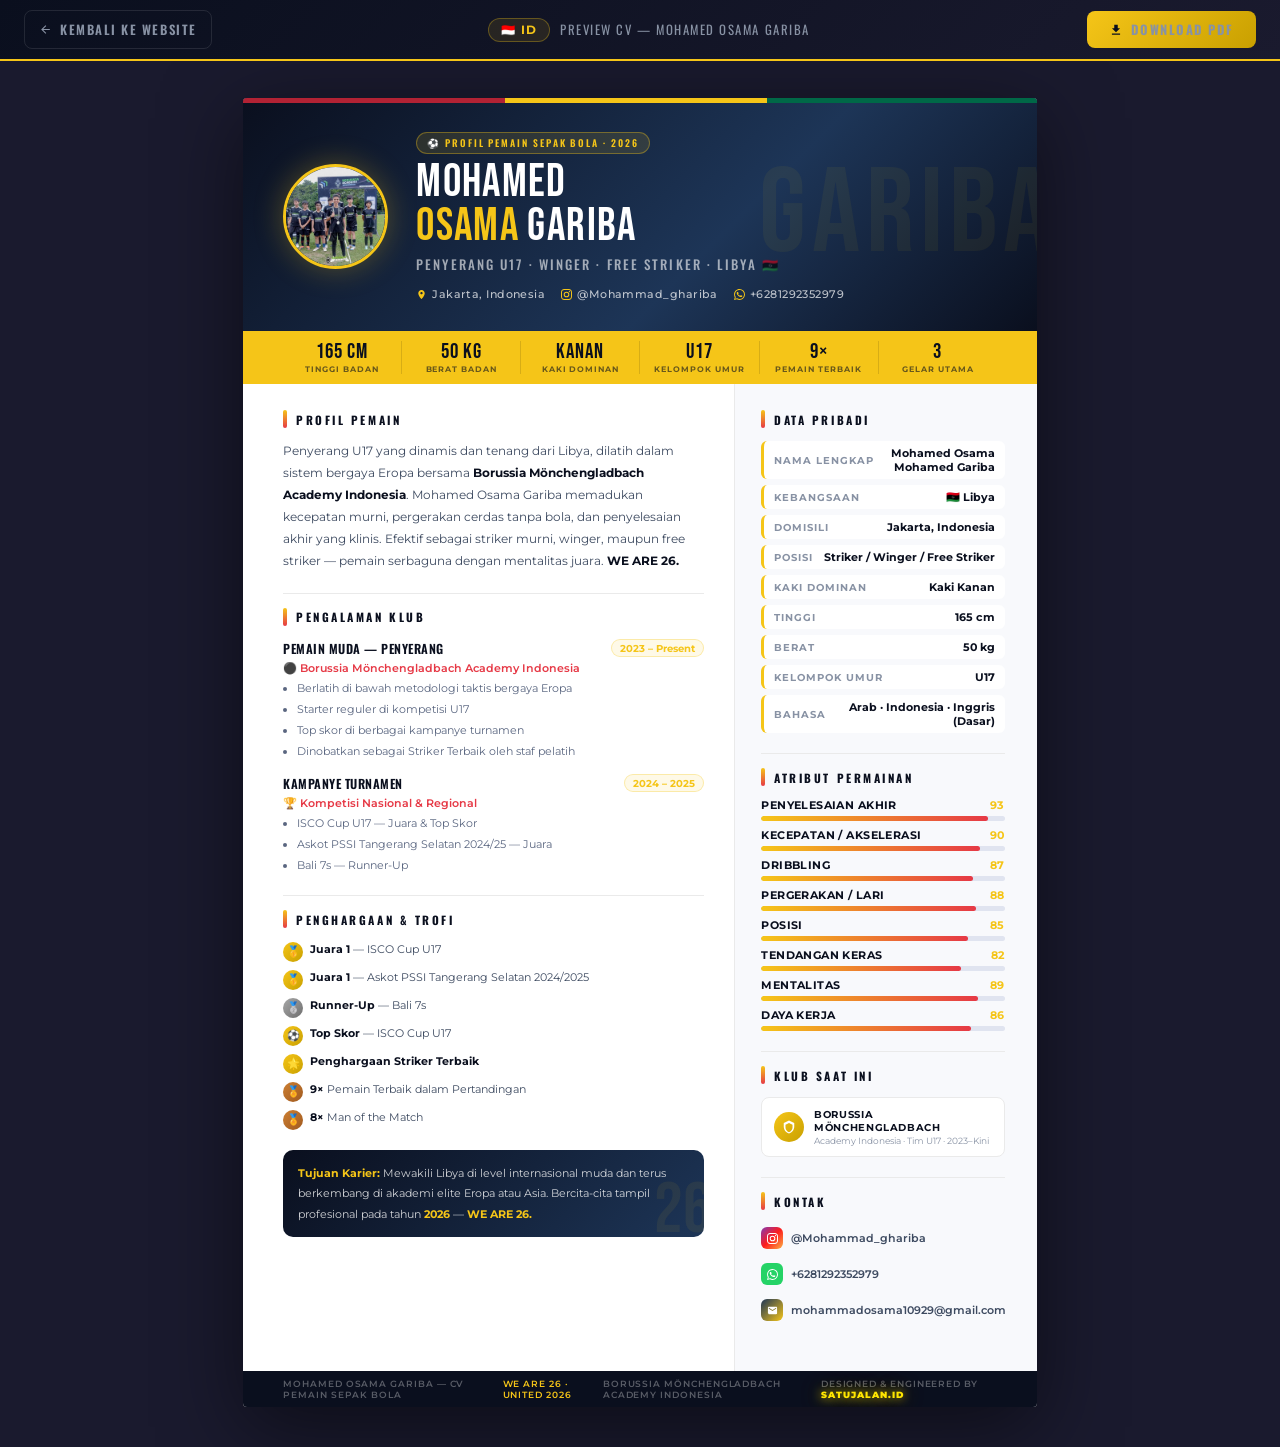
<file: cv.html>
<!DOCTYPE html>
<html lang="en" id="cvHtml">
<head>
  <meta charset="UTF-8">
  <meta name="viewport" content="width=device-width, initial-scale=1.0">
  <title>Mohamed Osama Gariba — Football CV</title>
  <link rel="preconnect" href="https://fonts.googleapis.com">
  <link rel="preconnect" href="https://fonts.gstatic.com" crossorigin>
  <link href="https://fonts.googleapis.com/css2?family=Montserrat:wght@300;400;500;600;700;800;900&family=Oswald:wght@400;500;600;700&family=Bebas+Neue&family=Cairo:wght@400;600;700;800&display=swap" rel="stylesheet">
  <style>
    *, *::before, *::after { box-sizing: border-box; margin: 0; padding: 0; }

    html {
      background: #1a1a2e;
      min-height: 100vh;
      display: flex;
      justify-content: center;
      align-items: flex-start;
      padding: 40px 20px;
      font-family: 'Montserrat', sans-serif;
    }

    /* Arabic font override */
    [dir="rtl"] { font-family: 'Cairo', sans-serif; }
    [dir="rtl"] .header-name,
    [dir="rtl"] .sec-heading h2,
    [dir="rtl"] .exp-role,
    [dir="rtl"] .s-value,
    [dir="rtl"] .stat-item .s-label,
    [dir="rtl"] .cv-footer span { font-family: 'Cairo', sans-serif; }

    /* ── Print bar ── */
    .print-bar {
      position: fixed;
      top: 0; left: 0; right: 0;
      z-index: 999;
      background: linear-gradient(135deg, #0a0f1e, #1a1a2e);
      border-bottom: 2px solid #F5C518;
      padding: 10px 24px;
      display: flex;
      align-items: center;
      justify-content: space-between;
      gap: 12px;
    }
    .print-bar span {
      font-family: 'Oswald', sans-serif;
      font-size: 0.8rem;
      letter-spacing: 0.12em;
      color: #8892A4;
      text-transform: uppercase;
    }
    .btn-save {
      display: inline-flex;
      align-items: center;
      gap: 8px;
      background: linear-gradient(135deg, #F5C518, #C9A000);
      color: #0a0f1e;
      font-family: 'Oswald', sans-serif;
      font-size: 0.82rem;
      font-weight: 700;
      letter-spacing: 0.1em;
      text-transform: uppercase;
      padding: 9px 22px;
      border-radius: 8px;
      border: none;
      cursor: pointer;
      transition: all 0.25s ease;
    }
    .btn-save:hover { transform: translateY(-2px); box-shadow: 0 6px 20px rgba(245,197,24,0.4); }
    .btn-back {
      display: inline-flex;
      align-items: center;
      gap: 8px;
      background: transparent;
      color: #8892A4;
      font-family: 'Oswald', sans-serif;
      font-size: 0.8rem;
      font-weight: 600;
      letter-spacing: 0.1em;
      text-transform: uppercase;
      padding: 9px 14px;
      border-radius: 8px;
      border: 1px solid rgba(255,255,255,0.1);
      cursor: pointer;
      transition: all 0.25s ease;
      text-decoration: none;
    }
    .btn-back:hover { color: #F5C518; border-color: #F5C518; }

    /* Language badge in print bar */
    .lang-badge {
      display: inline-flex;
      align-items: center;
      gap: 6px;
      padding: 4px 12px;
      background: rgba(245,197,24,0.1);
      border: 1px solid rgba(245,197,24,0.3);
      border-radius: 20px;
      font-size: 0.72rem;
      font-weight: 700;
      letter-spacing: 0.1em;
      color: #F5C518;
      text-transform: uppercase;
    }

    /* ── A4 Page ── */
    .page {
      width: 210mm;
      min-height: 297mm;
      background: #fff;
      box-shadow: 0 20px 80px rgba(0,0,0,0.5);
      border-radius: 4px;
      overflow: hidden;
      margin-top: 58px;
      position: relative;
    }

    /* ── HEADER ── */
    .cv-header {
      background: linear-gradient(135deg, #0a0f1e 0%, #1D3557 60%, #0a0f1e 100%);
      padding: 34px 40px 30px;
      position: relative;
      overflow: hidden;
    }
    .cv-header::before {
      content: 'GARIBA';
      position: absolute;
      right: -20px; top: 50%;
      transform: translateY(-50%);
      font-family: 'Bebas Neue', sans-serif;
      font-size: 120px;
      color: rgba(245,197,24,0.06);
      letter-spacing: 0.05em;
      pointer-events: none;
      line-height: 1;
    }
    [dir="rtl"] .cv-header::before { right: auto; left: -20px; }
    .cv-header::after {
      content: '';
      position: absolute;
      top: 0; left: 0; right: 0;
      height: 5px;
      background: linear-gradient(90deg, #B22234 0%, #B22234 33%, #F5C518 33%, #F5C518 66%, #006847 66%, #006847 100%);
    }

    .header-inner {
      display: flex;
      align-items: center;
      gap: 28px;
      position: relative;
      z-index: 1;
    }
    [dir="rtl"] .header-inner { flex-direction: row-reverse; }

    .header-photo {
      width: 105px; height: 105px;
      border-radius: 50%;
      border: 3px solid #F5C518;
      object-fit: cover;
      object-position: top center;
      flex-shrink: 0;
      box-shadow: 0 0 30px rgba(245,197,24,0.3);
    }

    .header-text { flex: 1; }
    [dir="rtl"] .header-text { text-align: right; }

    .header-badge {
      display: inline-block;
      background: rgba(245,197,24,0.12);
      border: 1px solid rgba(245,197,24,0.35);
      color: #F5C518;
      font-family: 'Oswald', sans-serif;
      font-size: 0.6rem;
      font-weight: 600;
      letter-spacing: 0.2em;
      text-transform: uppercase;
      padding: 3px 10px;
      border-radius: 20px;
      margin-bottom: 7px;
    }

    .header-name {
      font-family: 'Bebas Neue', sans-serif;
      font-size: 46px;
      line-height: 0.95;
      color: #fff;
      letter-spacing: 0.03em;
      margin-bottom: 6px;
    }
    .header-name span { color: #F5C518; }
    [dir="rtl"] .header-name {
      font-family: 'Cairo', sans-serif;
      font-size: 32px;
      line-height: 1.2;
    }

    .header-position {
      font-family: 'Oswald', sans-serif;
      font-size: 0.82rem;
      font-weight: 500;
      letter-spacing: 0.16em;
      text-transform: uppercase;
      color: rgba(255,255,255,0.6);
      margin-bottom: 13px;
    }
    [dir="rtl"] .header-position { font-family: 'Cairo', sans-serif; letter-spacing: 0; }

    .header-contact {
      display: flex;
      flex-wrap: wrap;
      gap: 5px 16px;
    }
    [dir="rtl"] .header-contact { flex-direction: row-reverse; }
    .header-contact a, .header-contact span {
      font-size: 0.7rem;
      font-weight: 500;
      color: rgba(255,255,255,0.72);
      text-decoration: none;
      display: flex;
      align-items: center;
      gap: 5px;
      letter-spacing: 0.04em;
    }
    [dir="rtl"] .header-contact a, [dir="rtl"] .header-contact span { flex-direction: row-reverse; }
    .header-contact svg { width: 11px; height: 11px; fill: #F5C518; flex-shrink: 0; }

    /* ── STATS BAR ── */
    .stats-bar {
      background: #F5C518;
      display: flex;
      align-items: center;
      justify-content: space-around;
      padding: 10px 40px;
    }
    [dir="rtl"] .stats-bar { flex-direction: row-reverse; }
    .stat-item { text-align: center; flex: 1; }
    .stat-item + .stat-item { border-left: 1px solid rgba(0,0,0,0.12); }
    [dir="rtl"] .stat-item + .stat-item { border-left: none; border-right: 1px solid rgba(0,0,0,0.12); }
    .s-value {
      font-family: 'Bebas Neue', sans-serif;
      font-size: 21px;
      color: #0a0f1e;
      line-height: 1;
      letter-spacing: 0.05em;
    }
    .s-label {
      font-family: 'Montserrat', sans-serif;
      font-size: 0.5rem;
      font-weight: 700;
      letter-spacing: 0.12em;
      text-transform: uppercase;
      color: rgba(10,15,30,0.6);
      margin-top: 2px;
    }
    [dir="rtl"] .s-label { font-family: 'Cairo', sans-serif; letter-spacing: 0; font-size: 0.55rem; }

    /* ── BODY ── */
    .cv-body {
      display: grid;
      grid-template-columns: 62% 38%;
      min-height: calc(297mm - 165px);
    }
    [dir="rtl"] .cv-body { grid-template-columns: 38% 62%; }

    .col-left {
      padding: 26px 30px 26px 40px;
      border-right: 1px solid #eaeaea;
    }
    [dir="rtl"] .col-left {
      padding: 26px 40px 26px 30px;
      border-right: none;
      border-left: 1px solid #eaeaea;
      order: 2;
    }

    .col-right {
      padding: 26px 32px 26px 26px;
      background: #f8f9fc;
    }
    [dir="rtl"] .col-right {
      padding: 26px 26px 26px 32px;
      order: 1;
    }

    /* ── Section heading ── */
    .sec-heading {
      display: flex;
      align-items: center;
      gap: 9px;
      margin-bottom: 13px;
    }
    [dir="rtl"] .sec-heading { flex-direction: row-reverse; }
    .sec-heading .bar {
      width: 4px; height: 18px;
      background: linear-gradient(180deg, #F5C518, #E63946);
      border-radius: 4px;
      flex-shrink: 0;
    }
    .sec-heading h2 {
      font-family: 'Oswald', sans-serif;
      font-size: 0.72rem;
      font-weight: 700;
      letter-spacing: 0.22em;
      text-transform: uppercase;
      color: #0a0f1e;
    }
    [dir="rtl"] .sec-heading h2 { font-family: 'Cairo', sans-serif; letter-spacing: 0; font-size: 0.8rem; }

    .section-block { margin-bottom: 20px; }

    /* ── Profile ── */
    .profile-text {
      font-size: 0.74rem;
      line-height: 1.85;
      color: #3D4A60;
    }
    .profile-text strong { color: #0a0f1e; font-weight: 700; }
    [dir="rtl"] .profile-text { font-family: 'Cairo', sans-serif; font-size: 0.82rem; text-align: right; }

    /* ── Experience ── */
    .exp-item { margin-bottom: 13px; }
    .exp-header {
      display: flex;
      justify-content: space-between;
      align-items: flex-start;
      margin-bottom: 3px;
    }
    [dir="rtl"] .exp-header { flex-direction: row-reverse; }
    .exp-role {
      font-family: 'Oswald', sans-serif;
      font-size: 0.78rem;
      font-weight: 600;
      color: #0a0f1e;
      letter-spacing: 0.04em;
      text-transform: uppercase;
    }
    [dir="rtl"] .exp-role { font-family: 'Cairo', sans-serif; letter-spacing: 0; }
    .exp-date {
      font-size: 0.62rem;
      font-weight: 700;
      color: #F5C518;
      background: rgba(245,197,24,0.1);
      border: 1px solid rgba(245,197,24,0.3);
      padding: 2px 8px;
      border-radius: 20px;
      white-space: nowrap;
      margin-left: 6px;
      flex-shrink: 0;
    }
    [dir="rtl"] .exp-date { margin-left: 0; margin-right: 6px; }
    .exp-club {
      font-size: 0.7rem;
      font-weight: 600;
      color: #E63946;
      margin-bottom: 4px;
    }
    [dir="rtl"] .exp-club { text-align: right; font-family: 'Cairo', sans-serif; }
    .exp-desc {
      font-size: 0.68rem;
      color: #5A6680;
      line-height: 1.75;
    }
    .exp-desc li { margin-left: 14px; margin-bottom: 2px; }
    [dir="rtl"] .exp-desc { text-align: right; font-family: 'Cairo', sans-serif; font-size: 0.75rem; }
    [dir="rtl"] .exp-desc li { margin-left: 0; margin-right: 14px; }

    /* ── Trophies ── */
    .trophy-list { list-style: none; display: flex; flex-direction: column; gap: 7px; }
    .trophy-list li {
      display: flex;
      align-items: flex-start;
      gap: 7px;
      font-size: 0.7rem;
      color: #3D4A60;
      line-height: 1.55;
    }
    [dir="rtl"] .trophy-list li { flex-direction: row-reverse; text-align: right; font-family: 'Cairo', sans-serif; font-size: 0.78rem; }
    .medal {
      width: 20px; height: 20px;
      border-radius: 50%;
      display: flex;
      align-items: center;
      justify-content: center;
      font-size: 0.65rem;
      flex-shrink: 0;
      margin-top: 1px;
    }
    .medal-gold   { background: linear-gradient(135deg, #F5C518, #C9A000); }
    .medal-silver { background: linear-gradient(135deg, #a8a8a8, #6e6e6e); }
    .medal-bronze { background: linear-gradient(135deg, #cd7f32, #a05a20); }
    .trophy-list li strong { color: #0a0f1e; font-weight: 700; }

    /* ── Skills ── */
    .skill-item { margin-bottom: 8px; }
    .skill-label {
      display: flex;
      justify-content: space-between;
      font-size: 0.66rem;
      font-weight: 700;
      color: #0a0f1e;
      letter-spacing: 0.04em;
      text-transform: uppercase;
      margin-bottom: 4px;
    }
    [dir="rtl"] .skill-label { flex-direction: row-reverse; font-family: 'Cairo', sans-serif; letter-spacing: 0; font-size: 0.72rem; }
    .skill-label span:last-child { color: #F5C518; }
    .skill-bar { height: 5px; background: #e0e4f0; border-radius: 10px; overflow: hidden; }
    .skill-bar-fill {
      height: 100%;
      border-radius: 10px;
      background: linear-gradient(90deg, #F5C518, #E63946);
    }
    [dir="rtl"] .skill-bar-fill {
      background: linear-gradient(270deg, #F5C518, #E63946);
      margin-left: auto;
    }

    /* ── Info rows ── */
    .info-grid { display: flex; flex-direction: column; gap: 6px; }
    .info-row {
      display: flex;
      justify-content: space-between;
      align-items: center;
      padding: 5px 10px;
      background: #fff;
      border-radius: 6px;
      border-left: 3px solid #F5C518;
    }
    [dir="rtl"] .info-row { flex-direction: row-reverse; border-left: none; border-right: 3px solid #F5C518; }
    .info-key {
      font-size: 0.6rem;
      font-weight: 700;
      letter-spacing: 0.1em;
      text-transform: uppercase;
      color: #8892A4;
    }
    [dir="rtl"] .info-key { font-family: 'Cairo', sans-serif; letter-spacing: 0; font-size: 0.65rem; }
    .info-val {
      font-size: 0.7rem;
      font-weight: 700;
      color: #0a0f1e;
      text-align: right;
    }
    [dir="rtl"] .info-val { text-align: left; font-family: 'Cairo', sans-serif; font-size: 0.75rem; }

    /* ── Highlight box ── */
    .highlight-box {
      background: linear-gradient(135deg, #0a0f1e, #1D3557);
      border-radius: 10px;
      padding: 13px 15px;
      margin-top: 6px;
      position: relative;
      overflow: hidden;
    }
    .highlight-box::before {
      content: '26';
      position: absolute;
      right: -8px; bottom: -10px;
      font-family: 'Bebas Neue', sans-serif;
      font-size: 72px;
      color: rgba(245,197,24,0.07);
      line-height: 1;
      pointer-events: none;
    }
    [dir="rtl"] .highlight-box::before { right: auto; left: -8px; }
    .highlight-box p {
      font-size: 0.69rem;
      line-height: 1.85;
      color: rgba(255,255,255,0.8);
      position: relative;
      z-index: 1;
    }
    .highlight-box p strong { color: #F5C518; }
    [dir="rtl"] .highlight-box p { font-family: 'Cairo', sans-serif; font-size: 0.78rem; text-align: right; }

    /* ── Social ── */
    .social-list { display: flex; flex-direction: column; gap: 6px; }
    .social-item {
      display: flex;
      align-items: center;
      gap: 8px;
      font-size: 0.67rem;
      font-weight: 600;
      color: #3D4A60;
      padding: 4px 0;
    }
    [dir="rtl"] .social-item { flex-direction: row-reverse; font-family: 'Cairo', sans-serif; font-size: 0.75rem; }
    .social-icon {
      width: 22px; height: 22px;
      border-radius: 6px;
      display: flex;
      align-items: center;
      justify-content: center;
      flex-shrink: 0;
    }
    .social-icon.ig   { background: linear-gradient(135deg, #833ab4, #fd1d1d, #fcb045); }
    .social-icon.wa   { background: #25D366; }
    .social-icon.mail { background: linear-gradient(135deg, #1D3557, #F5C518); }
    .social-icon svg  { width: 11px; height: 11px; fill: #fff; }

    .divider { height: 1px; background: #eaeaea; margin: 14px 0; }

    /* ── Cert section ── */
    .cert-section {
      background: #fff;
      border: 1px solid #eaeaea;
      border-radius: 8px;
      padding: 10px 12px;
      display: flex;
      align-items: center;
      gap: 10px;
    }
    [dir="rtl"] .cert-section { flex-direction: row-reverse; }
    .cert-icon {
      width: 30px; height: 30px;
      background: linear-gradient(135deg, #F5C518, #C9A000);
      border-radius: 50%;
      display: flex;
      align-items: center;
      justify-content: center;
      flex-shrink: 0;
    }
    .cert-icon svg { width: 14px; height: 14px; fill: #fff; }
    .cert-title {
      font-size: 0.65rem;
      font-weight: 700;
      color: #0a0f1e;
      text-transform: uppercase;
      letter-spacing: 0.06em;
    }
    .cert-sub { font-size: 0.58rem; color: #8892A4; margin-top: 1px; }
    [dir="rtl"] .cert-title { font-family: 'Cairo', sans-serif; letter-spacing: 0; font-size: 0.72rem; }
    [dir="rtl"] .cert-sub   { font-family: 'Cairo', sans-serif; font-size: 0.65rem; text-align: right; }

    /* ── CV Footer ── */
    .cv-footer {
      background: #0a0f1e;
      padding: 7px 40px;
      display: flex;
      justify-content: space-between;
      align-items: center;
    }
    [dir="rtl"] .cv-footer { flex-direction: row-reverse; }
    .cv-footer span {
      font-size: 0.58rem;
      font-weight: 600;
      letter-spacing: 0.1em;
      text-transform: uppercase;
      color: rgba(255,255,255,0.32);
    }
    .cv-footer .gold { color: #F5C518; }

    /* ── PRINT ── */
    @media print {
      html { background: none; padding: 0; display: block; }
      .print-bar { display: none !important; }
      .page { width: 210mm; min-height: 297mm; box-shadow: none; border-radius: 0; margin: 0; }
      @page { size: A4; margin: 0; }
    }
    .developer-link {
      color: #ffe600;
      text-decoration: none;
      font-weight: 900;
      letter-spacing: 1px;
      text-shadow: 0 0 10px rgba(255, 230, 0, 0.8), 0 0 20px rgba(255, 230, 0, 0.5), 0 0 30px rgba(255, 230, 0, 0.3);
      transition: all 0.3s ease;
    }
    .developer-link:hover {
      color: #ffffff;
      text-shadow: 0 0 15px rgba(255, 230, 0, 1), 0 0 30px rgba(255, 230, 0, 0.8), 0 0 45px rgba(255, 230, 0, 0.6);
    }
  </style>
</head>
<body>

  <!-- Print bar (screen only) -->
  <div class="print-bar">
    <a href="index.html" class="btn-back" id="btnBack">
      <svg viewBox="0 0 24 24" width="13" height="13" fill="currentColor"><path d="M20 11H7.83l5.59-5.59L12 4l-8 8 8 8 1.41-1.41L7.83 13H20v-2z"/></svg>
      <span id="backLabel">Back</span>
    </a>
    <div style="display:flex;align-items:center;gap:10px;">
      <div class="lang-badge" id="langBadge">🌐 EN</div>
      <span id="previewLabel">CV Preview — Mohamed Osama Gariba</span>
    </div>
    <button class="btn-save" onclick="window.print()" id="btnDownload">
      <svg viewBox="0 0 24 24" width="14" height="14" fill="currentColor"><path d="M19 9h-4V3H9v6H5l7 7 7-7zM5 18v2h14v-2H5z"/></svg>
      <span id="downloadLabel">Download PDF</span>
    </button>
  </div>

  <!-- A4 Page -->
  <div class="page" id="cvPage">

    <!-- HEADER -->
    <div class="cv-header">
      <div class="header-inner">
        <img src="foto/4.webp" onerror="this.onerror=null;this.src='foto/4_small.jpeg'" alt="Mohamed Osama" class="header-photo">
        <div class="header-text">
          <div class="header-badge" id="cvBadge">⚽ Football Player Profile · 2026</div>
          <div class="header-name" id="cvName">MOHAMED<br><span>OSAMA</span> GARIBA</div>
          <div class="header-position" id="cvPosition">U17 Striker · Winger · Free Striker · Libya 🇱🇾</div>
          <div class="header-contact">
            <span>
              <svg viewBox="0 0 24 24"><path d="M12 2C8.13 2 5 5.13 5 9c0 5.25 7 13 7 13s7-7.75 7-13c0-3.87-3.13-7-7-7zm0 9.5c-1.38 0-2.5-1.12-2.5-2.5S10.62 6.5 12 6.5s2.5 1.12 2.5 2.5S13.38 11.5 12 11.5z"/></svg>
              <span id="cvCity">Jakarta, Indonesia</span>
            </span>
            <a href="https://instagram.com/Mohammad_ghariba">
              <svg viewBox="0 0 24 24"><path d="M12 2.163c3.204 0 3.584.012 4.85.07 3.252.148 4.771 1.691 4.919 4.919.058 1.265.069 1.645.069 4.849 0 3.205-.012 3.584-.069 4.849-.149 3.225-1.664 4.771-4.919 4.919-1.266.058-1.644.07-4.85.07-3.204 0-3.584-.012-4.849-.07-3.26-.149-4.771-1.699-4.919-4.92-.058-1.265-.07-1.644-.07-4.849 0-3.204.013-3.583.07-4.849.149-3.227 1.664-4.771 4.919-4.919 1.266-.057 1.645-.069 4.849-.069zM12 0C8.741 0 8.333.014 7.053.072 2.695.272.273 2.69.073 7.052.014 8.333 0 8.741 0 12c0 3.259.014 3.668.072 4.948.2 4.358 2.618 6.78 6.98 6.98C8.333 23.986 8.741 24 12 24c3.259 0 3.668-.014 4.948-.072 4.354-.2 6.782-2.618 6.979-6.98.059-1.28.073-1.689.073-4.948 0-3.259-.014-3.667-.072-4.947-.196-4.354-2.617-6.78-6.979-6.98C15.668.014 15.259 0 12 0zm0 5.838a6.162 6.162 0 100 12.324 6.162 6.162 0 000-12.324zM12 16a4 4 0 110-8 4 4 0 010 8zm6.406-11.845a1.44 1.44 0 100 2.881 1.44 1.44 0 000-2.881z"/></svg>
              @Mohammad_ghariba
            </a>
            <a href="https://wa.me/6281292352979">
              <svg viewBox="0 0 24 24"><path d="M17.472 14.382c-.297-.149-1.758-.867-2.03-.967-.273-.099-.471-.148-.67.15-.197.297-.767.966-.94 1.164-.173.199-.347.223-.644.075-.297-.15-1.255-.463-2.39-1.475-.883-.788-1.48-1.761-1.653-2.059-.173-.297-.018-.458.13-.606.134-.133.298-.347.446-.52.149-.174.198-.298.298-.497.099-.198.05-.371-.025-.52-.075-.149-.669-1.612-.916-2.207-.242-.579-.487-.5-.669-.51-.173-.008-.371-.01-.57-.01-.198 0-.52.074-.792.372-.272.297-1.04 1.016-1.04 2.479 0 1.462 1.065 2.875 1.213 3.074.149.198 2.096 3.2 5.077 4.487.709.306 1.262.489 1.694.625.712.227 1.36.195 1.871.118.571-.085 1.758-.719 2.006-1.413.248-.694.248-1.289.173-1.413-.074-.124-.272-.198-.57-.347m-5.421 7.403h-.004a9.87 9.87 0 01-5.031-1.378l-.361-.214-3.741.982.998-3.648-.235-.374a9.86 9.86 0 01-1.51-5.26c.001-5.45 4.436-9.884 9.888-9.884 2.64 0 5.122 1.03 6.988 2.898a9.825 9.825 0 012.893 6.994c-.003 5.45-4.437 9.884-9.885 9.884m8.413-18.297A11.815 11.815 0 0012.05 0C5.495 0 .16 5.335.157 11.892c0 2.096.547 4.142 1.588 5.945L.057 24l6.305-1.654a11.882 11.882 0 005.683 1.448h.005c6.554 0 11.89-5.335 11.893-11.893a11.821 11.821 0 00-3.48-8.413z"/></svg>
              +6281292352979
            </a>
          </div>
        </div>
      </div>
    </div>

    <!-- STATS BAR -->
    <div class="stats-bar">
      <div class="stat-item">
        <div class="s-value">165 CM</div>
        <div class="s-label" id="sHeight">Height</div>
      </div>
      <div class="stat-item">
        <div class="s-value">50 KG</div>
        <div class="s-label" id="sWeight">Weight</div>
      </div>
      <div class="stat-item">
        <div class="s-value" id="sFoot">RIGHT</div>
        <div class="s-label" id="sFootLabel">Dom. Foot</div>
      </div>
      <div class="stat-item">
        <div class="s-value">U17</div>
        <div class="s-label" id="sAge">Age Group</div>
      </div>
      <div class="stat-item">
        <div class="s-value">9×</div>
        <div class="s-label" id="sPotm">Player of Match</div>
      </div>
      <div class="stat-item">
        <div class="s-value">3</div>
        <div class="s-label" id="sTitles">Major Titles</div>
      </div>
    </div>

    <!-- BODY -->
    <div class="cv-body">

      <!-- LEFT COLUMN -->
      <div class="col-left">

        <div class="section-block">
          <div class="sec-heading"><div class="bar"></div><h2 id="secProfile">Player Profile</h2></div>
          <p class="profile-text" id="profileText">
            A dynamic and composed <strong>U17 forward</strong> from Libya, trained under the prestigious
            <strong>Borussia Mönchengladbach Academy Indonesia</strong> system. Mohamed Osama Gariba
            combines raw pace, intelligent off-the-ball movement, and clinical finishing to create constant
            danger in the opposition's penalty area. Equally effective as a central striker, wide winger,
            or roaming free striker, he brings a versatile and modern attacking profile to any squad.
            A proven winner who has delivered in high-pressure tournaments — <strong>WE ARE 26.</strong>
          </p>
        </div>

        <div class="divider"></div>

        <div class="section-block">
          <div class="sec-heading"><div class="bar"></div><h2 id="secExperience">Club Experience</h2></div>

          <div class="exp-item">
            <div class="exp-header">
              <div class="exp-role" id="expRole1">Youth Player — Forward</div>
              <div class="exp-date">2023 – Present</div>
            </div>
            <div class="exp-club">⚫ Borussia Mönchengladbach Academy Indonesia</div>
            <ul class="exp-desc" id="expDesc1">
              <li>Training under European-style tactical methodology</li>
              <li>Regular starter in U17 competitive fixtures</li>
              <li>Top scorer across multiple tournament campaigns</li>
              <li>Awarded Best Striker by coaching staff</li>
            </ul>
          </div>

          <div class="exp-item">
            <div class="exp-header">
              <div class="exp-role" id="expRole2">Tournament Campaigns</div>
              <div class="exp-date">2024 – 2025</div>
            </div>
            <div class="exp-club" id="expClub2">🏆 National &amp; Regional Competitions</div>
            <ul class="exp-desc" id="expDesc2">
              <li>ISCO Cup U17 — Champion &amp; Top Scorer</li>
              <li>Askot PSSI Tangerang Selatan 2024/25 — Champion</li>
              <li>Bali 7s — Runner-Up</li>
            </ul>
          </div>
        </div>

        <div class="divider"></div>

        <div class="section-block">
          <div class="sec-heading"><div class="bar"></div><h2 id="secHonours">Honours &amp; Awards</h2></div>
          <ul class="trophy-list" id="trophyList">
            <li><div class="medal medal-gold">🥇</div><div><strong id="t1">Champion</strong> — ISCO Cup U17</div></li>
            <li><div class="medal medal-gold">🥇</div><div><strong id="t2">Champion</strong> — Askot PSSI Tangerang Selatan 2024/2025</div></li>
            <li><div class="medal medal-silver">🥈</div><div><strong id="t3">Runner-Up</strong> — Bali 7s</div></li>
            <li><div class="medal medal-gold">⚽</div><div><strong id="t4">Top Scorer</strong> — ISCO Cup U17</div></li>
            <li><div class="medal medal-gold">🌟</div><div><strong id="t5">Best Striker Award</strong></div></li>
            <li><div class="medal medal-bronze">🏅</div><div><strong>9×</strong> <span id="t6">Player of the Match</span></div></li>
            <li><div class="medal medal-bronze">🏅</div><div><strong>8×</strong> <span id="t7">Man of the Match</span></div></li>
          </ul>
        </div>

        <div class="highlight-box">
          <p id="careerObj">
            <strong>Career Objective:</strong> To represent Libya at international youth level and
            continue developing within a professional European or Asian elite academy. Aspiring to debut
            in professional football by <strong>2026</strong> — <strong>WE ARE 26.</strong>
          </p>
        </div>

      </div><!-- end col-left -->

      <!-- RIGHT COLUMN -->
      <div class="col-right">

        <div class="section-block">
          <div class="sec-heading"><div class="bar"></div><h2 id="secPersonal">Personal Info</h2></div>
          <div class="info-grid">
            <div class="info-row"><span class="info-key" id="iFullName">Full Name</span><span class="info-val">Mohamed Osama<br>Mohamed Gariba</span></div>
            <div class="info-row"><span class="info-key" id="iNat">Nationality</span><span class="info-val">🇱🇾 Libya</span></div>
            <div class="info-row"><span class="info-key" id="iBase">Base</span><span class="info-val">Jakarta, Indonesia</span></div>
            <div class="info-row"><span class="info-key" id="iPos">Position</span><span class="info-val" id="iPosVal">Striker / Winger / Free Striker</span></div>
            <div class="info-row"><span class="info-key" id="iFoot">Dom. Foot</span><span class="info-val" id="iFootVal">Right Foot</span></div>
            <div class="info-row"><span class="info-key" id="iHeight">Height</span><span class="info-val">165 cm</span></div>
            <div class="info-row"><span class="info-key" id="iWeight">Weight</span><span class="info-val">50 kg</span></div>
            <div class="info-row"><span class="info-key" id="iAge">Age Group</span><span class="info-val">U17</span></div>
            <div class="info-row"><span class="info-key" id="iLang">Languages</span><span class="info-val" id="iLangVal">Arabic · Indonesian · English</span></div>
          </div>
        </div>

        <div class="divider"></div>

        <div class="section-block">
          <div class="sec-heading"><div class="bar"></div><h2 id="secSkills">Playing Attributes</h2></div>
          <div class="skill-item"><div class="skill-label"><span id="sk1">Finishing</span><span>93</span></div><div class="skill-bar"><div class="skill-bar-fill" style="width:93%"></div></div></div>
          <div class="skill-item"><div class="skill-label"><span id="sk2">Pace / Acceleration</span><span>90</span></div><div class="skill-bar"><div class="skill-bar-fill" style="width:90%"></div></div></div>
          <div class="skill-item"><div class="skill-label"><span id="sk3">Dribbling</span><span>87</span></div><div class="skill-bar"><div class="skill-bar-fill" style="width:87%"></div></div></div>
          <div class="skill-item"><div class="skill-label"><span id="sk4">Movement / Runs</span><span>88</span></div><div class="skill-bar"><div class="skill-bar-fill" style="width:88%"></div></div></div>
          <div class="skill-item"><div class="skill-label"><span id="sk5">Positioning</span><span>85</span></div><div class="skill-bar"><div class="skill-bar-fill" style="width:85%"></div></div></div>
          <div class="skill-item"><div class="skill-label"><span id="sk6">Shot Power</span><span>82</span></div><div class="skill-bar"><div class="skill-bar-fill" style="width:82%"></div></div></div>
          <div class="skill-item"><div class="skill-label"><span id="sk7">Mentality</span><span>89</span></div><div class="skill-bar"><div class="skill-bar-fill" style="width:89%"></div></div></div>
          <div class="skill-item"><div class="skill-label"><span id="sk8">Work Rate</span><span>86</span></div><div class="skill-bar"><div class="skill-bar-fill" style="width:86%"></div></div></div>
        </div>

        <div class="divider"></div>

        <div class="section-block">
          <div class="sec-heading"><div class="bar"></div><h2 id="secClub">Current Club</h2></div>
          <div class="cert-section">
            <div class="cert-icon"><svg viewBox="0 0 24 24"><path d="M12 1L3 5v6c0 5.55 3.84 10.74 9 12 5.16-1.26 9-6.45 9-12V5l-9-4zm0 4.18L18 8v5c0 3.5-2.33 6.79-6 7.93C8.33 19.79 6 16.5 6 13V8l6-2.82z"/></svg></div>
            <div>
              <div class="cert-title">Borussia Mönchengladbach</div>
              <div class="cert-sub" id="certSub">Academy Indonesia · U17 Squad · 2023–Present</div>
            </div>
          </div>
        </div>

        <div class="divider"></div>

        <div class="section-block">
          <div class="sec-heading"><div class="bar"></div><h2 id="secContact">Contact</h2></div>
          <div class="social-list">
            <div class="social-item">
              <div class="social-icon ig"><svg viewBox="0 0 24 24"><path d="M12 2.163c3.204 0 3.584.012 4.85.07 3.252.148 4.771 1.691 4.919 4.919.058 1.265.069 1.645.069 4.849 0 3.205-.012 3.584-.069 4.849-.149 3.225-1.664 4.771-4.919 4.919-1.266.058-1.644.07-4.85.07-3.204 0-3.584-.012-4.849-.07-3.26-.149-4.771-1.699-4.919-4.92-.058-1.265-.07-1.644-.07-4.849 0-3.204.013-3.583.07-4.849.149-3.227 1.664-4.771 4.919-4.919 1.266-.057 1.645-.069 4.849-.069zm0-2.163c-3.259 0-3.667.014-4.947.072-4.358.2-6.78 2.618-6.98 6.98-.059 1.281-.073 1.689-.073 4.948 0 3.259.014 3.668.072 4.948.2 4.358 2.618 6.78 6.98 6.98 1.281.058 1.689.072 4.948.072 3.259 0 3.668-.014 4.948-.072 4.354-.2 6.782-2.618 6.979-6.98.059-1.28.073-1.689.073-4.948 0-3.259-.014-3.667-.072-4.947-.196-4.354-2.617-6.78-6.979-6.98-1.281-.059-1.69-.073-4.949-.073zm0 5.838a6.162 6.162 0 100 12.324 6.162 6.162 0 000-12.324zM12 16a4 4 0 110-8 4 4 0 010 8zm6.406-11.845a1.44 1.44 0 100 2.881 1.44 1.44 0 000-2.881z"/></svg></div>
              @Mohammad_ghariba
            </div>
            <div class="social-item">
              <div class="social-icon wa"><svg viewBox="0 0 24 24"><path d="M17.472 14.382c-.297-.149-1.758-.867-2.03-.967-.273-.099-.471-.148-.67.15-.197.297-.767.966-.94 1.164-.173.199-.347.223-.644.075-.297-.15-1.255-.463-2.39-1.475-.883-.788-1.48-1.761-1.653-2.059-.173-.297-.018-.458.13-.606.134-.133.298-.347.446-.52.149-.174.198-.298.298-.497.099-.198.05-.371-.025-.52-.075-.149-.669-1.612-.916-2.207-.242-.579-.487-.5-.669-.51-.173-.008-.371-.01-.57-.01-.198 0-.52.074-.792.372-.272.297-1.04 1.016-1.04 2.479 0 1.462 1.065 2.875 1.213 3.074.149.198 2.096 3.2 5.077 4.487.709.306 1.262.489 1.694.625.712.227 1.36.195 1.871.118.571-.085 1.758-.719 2.006-1.413.248-.694.248-1.289.173-1.413-.074-.124-.272-.198-.57-.347m-5.421 7.403h-.004a9.87 9.87 0 01-5.031-1.378l-.361-.214-3.741.982.998-3.648-.235-.374a9.86 9.86 0 01-1.51-5.26c.001-5.45 4.436-9.884 9.888-9.884 2.64 0 5.122 1.03 6.988 2.898a9.825 9.825 0 012.893 6.994c-.003 5.45-4.437 9.884-9.885 9.884m8.413-18.297A11.815 11.815 0 0012.05 0C5.495 0 .16 5.335.157 11.892c0 2.096.547 4.142 1.588 5.945L.057 24l6.305-1.654a11.882 11.882 0 005.683 1.448h.005c6.554 0 11.89-5.335 11.893-11.893a11.821 11.821 0 00-3.48-8.413z"/></svg></div>
              +6281292352979
            </div>
            <div class="social-item">
              <div class="social-icon mail"><svg viewBox="0 0 24 24"><path d="M20 4H4c-1.1 0-2 .9-2 2v12c0 1.1.9 2 2 2h16c1.1 0 2-.9 2-2V6c0-1.1-.9-2-2-2zm0 4l-8 5-8-5V6l8 5 8-5v2z"/></svg></div>
              mohammadosama10929@gmail.com
            </div>
          </div>
        </div>

      </div><!-- end col-right -->
    </div><!-- end cv-body -->

    <!-- FOOTER -->
    <div class="cv-footer">
      <span id="cvFooterName">Mohamed Osama Gariba — Football Player CV</span>
      <span class="gold">WE ARE 26 · UNITED 2026</span>
      <span>Borussia Mönchengladbach Academy Indonesia</span>
      <span>Designed & Engineered by <a href="https://satujalan.id" target="_blank" class="developer-link">satujalan.id</a></span>
    </div>

  </div><!-- end .page -->

  <script>
  // ── TRANSLATIONS for CV ──
  const cvT = {
    id: {
      htmlLang: 'id', dir: 'ltr',
      langBadge: '🇮🇩 ID',
      backLabel: 'Kembali ke Website',
      previewLabel: 'Preview CV — Mohamed Osama Gariba',
      downloadLabel: 'Download PDF',
      badge: '⚽ Profil Pemain Sepak Bola · 2026',
      position: 'Penyerang U17 · Winger · Free Striker · Libya 🇱🇾',
      city: 'Jakarta, Indonesia',
      sHeight: 'Tinggi Badan', sWeight: 'Berat Badan', sFoot: 'KANAN',
      sFootLabel: 'Kaki Dominan', sAge: 'Kelompok Umur',
      sPotm: 'Pemain Terbaik', sTitles: 'Gelar Utama',
      secProfile: 'Profil Pemain', secExperience: 'Pengalaman Klub',
      secHonours: 'Penghargaan & Trofi', secPersonal: 'Data Pribadi',
      secSkills: 'Atribut Permainan', secClub: 'Klub Saat Ini', secContact: 'Kontak',
      profileText: `Penyerang U17 yang dinamis dan tenang dari Libya, dilatih dalam sistem bergaya Eropa bersama <strong>Borussia Mönchengladbach Academy Indonesia</strong>. Mohamed Osama Gariba memadukan kecepatan murni, pergerakan cerdas tanpa bola, dan penyelesaian akhir yang klinis. Efektif sebagai striker murni, winger, maupun free striker — pemain serbaguna dengan mentalitas juara. <strong>WE ARE 26.</strong>`,
      expRole1: 'Pemain Muda — Penyerang',
      expDesc1: ['Berlatih di bawah metodologi taktis bergaya Eropa', 'Starter reguler di kompetisi U17', 'Top skor di berbagai kampanye turnamen', 'Dinobatkan sebagai Striker Terbaik oleh staf pelatih'],
      expRole2: 'Kampanye Turnamen',
      expClub2: '🏆 Kompetisi Nasional & Regional',
      expDesc2: ['ISCO Cup U17 — Juara & Top Skor', 'Askot PSSI Tangerang Selatan 2024/25 — Juara', 'Bali 7s — Runner-Up'],
      t1: 'Juara 1', t2: 'Juara 1', t3: 'Runner-Up', t4: 'Top Skor',
      t5: 'Penghargaan Striker Terbaik', t6: 'Pemain Terbaik dalam Pertandingan', t7: 'Man of the Match',
      careerObj: `<strong>Tujuan Karier:</strong> Mewakili Libya di level internasional muda dan terus berkembang di akademi elite Eropa atau Asia. Bercita-cita tampil profesional pada tahun <strong>2026</strong> — <strong>WE ARE 26.</strong>`,
      iFullName: 'Nama Lengkap', iNat: 'Kebangsaan', iBase: 'Domisili',
      iPos: 'Posisi', iPosVal: 'Striker / Winger / Free Striker',
      iFoot: 'Kaki Dominan', iFootVal: 'Kaki Kanan',
      iHeight: 'Tinggi', iWeight: 'Berat', iAge: 'Kelompok Umur',
      iLang: 'Bahasa', iLangVal: 'Arab · Indonesia · Inggris (Dasar)',
      certSub: 'Academy Indonesia · Tim U17 · 2023–Kini',
      sk1: 'Penyelesaian Akhir', sk2: 'Kecepatan / Akselerasi', sk3: 'Dribbling',
      sk4: 'Pergerakan / Lari', sk5: 'Posisi', sk6: 'Tendangan Keras',
      sk7: 'Mentalitas', sk8: 'Daya Kerja',
      footerName: 'Mohamed Osama Gariba — CV Pemain Sepak Bola'
    },
    en: {
      htmlLang: 'en', dir: 'ltr',
      langBadge: '🇬🇧 EN',
      backLabel: 'Back to Website',
      previewLabel: 'CV Preview — Mohamed Osama Gariba',
      downloadLabel: 'Download PDF',
      badge: '⚽ Football Player Profile · 2026',
      position: 'U17 Striker · Winger · Free Striker · Libya 🇱🇾',
      city: 'Jakarta, Indonesia',
      sHeight: 'Height', sWeight: 'Weight', sFoot: 'RIGHT',
      sFootLabel: 'Dom. Foot', sAge: 'Age Group',
      sPotm: 'Player of Match', sTitles: 'Major Titles',
      secProfile: 'Player Profile', secExperience: 'Club Experience',
      secHonours: 'Honours & Awards', secPersonal: 'Personal Info',
      secSkills: 'Playing Attributes', secClub: 'Current Club', secContact: 'Contact',
      profileText: `A dynamic and composed <strong>U17 forward</strong> from Libya, trained under the prestigious <strong>Borussia Mönchengladbach Academy Indonesia</strong> system. Mohamed Osama Gariba combines raw pace, intelligent off-the-ball movement, and clinical finishing to create constant danger. Equally effective as a central striker, winger, or roaming free striker — a proven winner. <strong>WE ARE 26.</strong>`,
      expRole1: 'Youth Player — Forward',
      expDesc1: ['Training under European-style tactical methodology', 'Regular starter in U17 competitive fixtures', 'Top scorer across multiple tournament campaigns', 'Awarded Best Striker by coaching staff'],
      expRole2: 'Tournament Campaigns',
      expClub2: '🏆 National & Regional Competitions',
      expDesc2: ['ISCO Cup U17 — Champion & Top Scorer', 'Askot PSSI Tangerang Selatan 2024/25 — Champion', 'Bali 7s — Runner-Up'],
      t1: 'Champion', t2: 'Champion', t3: 'Runner-Up', t4: 'Top Scorer',
      t5: 'Best Striker Award', t6: 'Player of the Match', t7: 'Man of the Match',
      careerObj: `<strong>Career Objective:</strong> To represent Libya at international youth level and continue developing within a professional European or Asian elite academy. Aspiring to debut in professional football by <strong>2026</strong> — <strong>WE ARE 26.</strong>`,
      iFullName: 'Full Name', iNat: 'Nationality', iBase: 'Base',
      iPos: 'Position', iPosVal: 'Striker / Winger / Free Striker',
      iFoot: 'Dom. Foot', iFootVal: 'Right Foot',
      iHeight: 'Height', iWeight: 'Weight', iAge: 'Age Group',
      iLang: 'Languages', iLangVal: 'Arabic · Indonesian · English',
      certSub: 'Academy Indonesia · U17 Squad · 2023–Present',
      sk1: 'Finishing', sk2: 'Pace / Acceleration', sk3: 'Dribbling',
      sk4: 'Movement / Runs', sk5: 'Positioning', sk6: 'Shot Power',
      sk7: 'Mentality', sk8: 'Work Rate',
      footerName: 'Mohamed Osama Gariba — Football Player CV'
    },
    ar: {
      htmlLang: 'ar', dir: 'rtl',
      langBadge: '🇸🇦 AR',
      backLabel: 'العودة للموقع',
      previewLabel: 'معاينة السيرة الذاتية — محمد أسامة جريبة',
      downloadLabel: 'تحميل PDF',
      badge: '⚽ ملف اللاعب الكروي · 2026',
      position: 'مهاجم تحت 17 · جناح · مهاجم حر · ليبيا 🇱🇾',
      city: 'جاكرتا، إندونيسيا',
      sHeight: 'الطول', sWeight: 'الوزن', sFoot: 'اليمنى',
      sFootLabel: 'القدم المفضلة', sAge: 'الفئة العمرية',
      sPotm: 'أفضل لاعب', sTitles: 'الألقاب الكبرى',
      secProfile: 'ملف اللاعب', secExperience: 'الخبرة النادية',
      secHonours: 'الجوائز والألقاب', secPersonal: 'المعلومات الشخصية',
      secSkills: 'صفات اللعب', secClub: 'النادي الحالي', secContact: 'التواصل',
      profileText: `مهاجم <strong>تحت 17 سنة</strong> ديناميكي وهادئ من ليبيا، تلقّى تدريبه في منظومة أكاديمية <strong>بوروسيا مونشنغلادباخ إندونيسيا</strong> المرموقة. يجمع محمد أسامة جريبة بين السرعة الخام والحركة الذكية بدون كرة والإنهاء الحاسم. يؤدي دوره بكفاءة عالية كمهاجم صريح أو جناح أو مهاجم حر — فائز مثبت. <strong>نحن 26.</strong>`,
      expRole1: 'لاعب شاب — مهاجم',
      expDesc1: ['التدريب تحت المنهجية التكتيكية الأوروبية', 'مشارك أساسي في المباريات التنافسية تحت 17', 'هداف البطولة في عدة حملات', 'حصل على لقب أفضل مهاجم من طاقم التدريب'],
      expRole2: 'الحملات البطولية',
      expClub2: '🏆 المسابقات الوطنية والإقليمية',
      expDesc2: ['كأس ISCO تحت 17 — بطل وهداف', 'Askot PSSI تانجيرانج سيلاتان 2024/25 — بطل', 'بالي 7s — وصيف'],
      t1: 'بطل', t2: 'بطل', t3: 'وصيف', t4: 'هداف البطولة',
      t5: 'جائزة أفضل مهاجم', t6: 'أفضل لاعب في المباراة', t7: 'رجل المباراة',
      careerObj: `<strong>الهدف المهني:</strong> تمثيل ليبيا على المستوى الدولي للشباب والاستمرار في التطور ضمن أكاديمية نخبوية أوروبية أو آسيوية. يطمح للاحتراف بحلول عام <strong>2026</strong> — <strong>نحن 26.</strong>`,
      iFullName: 'الاسم الكامل', iNat: 'الجنسية', iBase: 'مقر الإقامة',
      iPos: 'المركز', iPosVal: 'مهاجم / جناح / مهاجم حر',
      iFoot: 'القدم المفضلة', iFootVal: 'القدم اليمنى',
      iHeight: 'الطول', iWeight: 'الوزن', iAge: 'الفئة العمرية',
      iLang: 'اللغات', iLangVal: 'العربية · الإندونيسية · الإنجليزية',
      certSub: 'أكاديمية إندونيسيا · فريق تحت 17 · 2023–الآن',
      sk1: 'الإنهاء', sk2: 'السرعة / التسارع', sk3: 'المراوغة',
      sk4: 'الحركة / الجري', sk5: 'التمركز', sk6: 'قوة التسديد',
      sk7: 'الذهنية', sk8: 'معدل العمل',
      footerName: 'محمد أسامة جريبة — السيرة الذاتية لاعب كرة القدم'
    }
  };

  // ── Apply translations ──
  function applyLang(lang) {
    const t = cvT[lang] || cvT['en'];

    // HTML dir & lang
    document.documentElement.lang = t.htmlLang;
    document.documentElement.dir  = t.dir;
    document.body.dir = t.dir;

    // Print bar
    document.getElementById('langBadge').textContent    = t.langBadge;
    document.getElementById('backLabel').textContent    = t.backLabel;
    document.getElementById('previewLabel').textContent = t.previewLabel;
    document.getElementById('downloadLabel').textContent = t.downloadLabel;

    // Header
    document.getElementById('cvBadge').textContent    = t.badge;
    document.getElementById('cvPosition').textContent = t.position;
    document.getElementById('cvCity').textContent     = t.city;

    // Stats bar
    document.getElementById('sHeight').textContent    = t.sHeight;
    document.getElementById('sWeight').textContent    = t.sWeight;
    document.getElementById('sFoot').textContent      = t.sFoot;
    document.getElementById('sFootLabel').textContent = t.sFootLabel;
    document.getElementById('sAge').textContent       = t.sAge;
    document.getElementById('sPotm').textContent      = t.sPotm;
    document.getElementById('sTitles').textContent    = t.sTitles;

    // Section headings
    document.getElementById('secProfile').textContent    = t.secProfile;
    document.getElementById('secExperience').textContent = t.secExperience;
    document.getElementById('secHonours').textContent    = t.secHonours;
    document.getElementById('secPersonal').textContent   = t.secPersonal;
    document.getElementById('secSkills').textContent     = t.secSkills;
    document.getElementById('secClub').textContent       = t.secClub;
    document.getElementById('secContact').textContent    = t.secContact;

    // Profile
    document.getElementById('profileText').innerHTML = t.profileText;

    // Experience
    document.getElementById('expRole1').textContent = t.expRole1;
    document.getElementById('expDesc1').innerHTML   = t.expDesc1.map(x => `<li>${x}</li>`).join('');
    document.getElementById('expRole2').textContent = t.expRole2;
    document.getElementById('expClub2').textContent = t.expClub2;
    document.getElementById('expDesc2').innerHTML   = t.expDesc2.map(x => `<li>${x}</li>`).join('');

    // Trophies
    document.getElementById('t1').textContent = t.t1;
    document.getElementById('t2').textContent = t.t2;
    document.getElementById('t3').textContent = t.t3;
    document.getElementById('t4').textContent = t.t4;
    document.getElementById('t5').textContent = t.t5;
    document.getElementById('t6').textContent = t.t6;
    document.getElementById('t7').textContent = t.t7;

    // Career obj
    document.getElementById('careerObj').innerHTML = t.careerObj;

    // Personal info
    document.getElementById('iFullName').textContent = t.iFullName;
    document.getElementById('iNat').textContent      = t.iNat;
    document.getElementById('iBase').textContent     = t.iBase;
    document.getElementById('iPos').textContent      = t.iPos;
    document.getElementById('iPosVal').textContent   = t.iPosVal;
    document.getElementById('iFoot').textContent     = t.iFoot;
    document.getElementById('iFootVal').textContent  = t.iFootVal;
    document.getElementById('iHeight').textContent   = t.iHeight;
    document.getElementById('iWeight').textContent   = t.iWeight;
    document.getElementById('iAge').textContent      = t.iAge;
    document.getElementById('iLang').textContent     = t.iLang;
    document.getElementById('iLangVal').textContent  = t.iLangVal;

    // Skills
    document.getElementById('sk1').textContent = t.sk1;
    document.getElementById('sk2').textContent = t.sk2;
    document.getElementById('sk3').textContent = t.sk3;
    document.getElementById('sk4').textContent = t.sk4;
    document.getElementById('sk5').textContent = t.sk5;
    document.getElementById('sk6').textContent = t.sk6;
    document.getElementById('sk7').textContent = t.sk7;
    document.getElementById('sk8').textContent = t.sk8;

    // Cert & footer
    document.getElementById('certSub').textContent     = t.certSub;
    document.getElementById('cvFooterName').textContent = t.footerName;
  }

  // ── Detect language from URL param, then localStorage fallback ──
  const urlParams = new URLSearchParams(window.location.search);
  const langParam = urlParams.get('lang');
  const validLangs = ['id', 'en', 'ar'];
  const lang = validLangs.includes(langParam)
    ? langParam
    : (validLangs.includes(localStorage.getItem('preferredLang'))
        ? localStorage.getItem('preferredLang')
        : 'en');

  applyLang(lang);
  </script>

</body>
</html>
</file>
